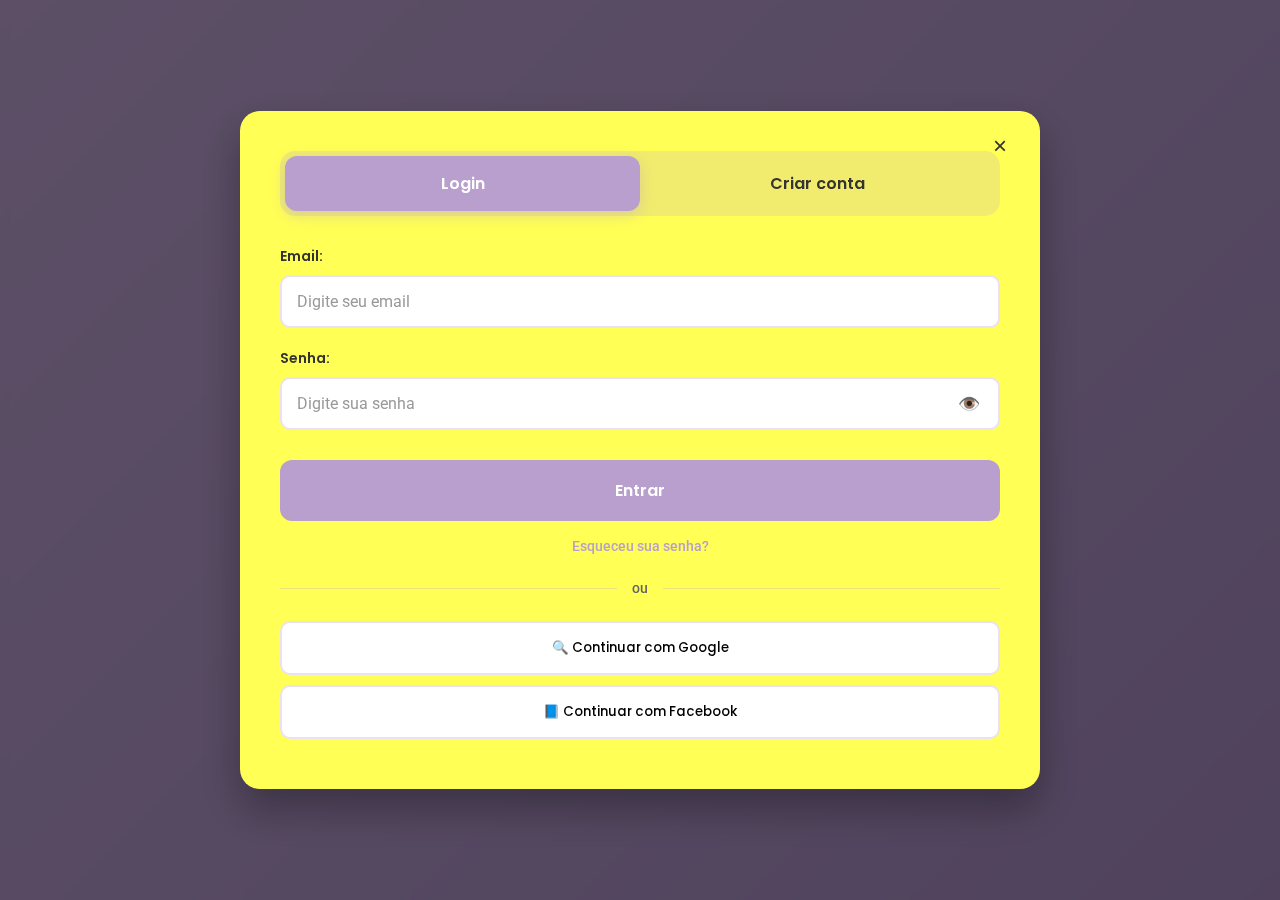
<file: modal.html>
<!DOCTYPE html>
<html lang="pt-BR">
<head>
    <meta charset="UTF-8">
    <meta name="viewport" content="width=device-width, initial-scale=1.0">
    <title>ExpoPet - Login Modal</title>
    <link href="https://fonts.googleapis.com/css2?family=Poppins:wght@400;500;600;700&family=Roboto:wght@300;400;500&display=swap" rel="stylesheet">
    <link rel="stylesheet" href="modal.css">
</head>
<body>
    <div class="demo-bg"></div>
    
    <!-- Modal Overlay -->
    <div class="modal-overlay" id="loginModal">
        <div class="modal-container">
            <!-- Close Button -->
            <button class="close-btn" onclick="closeModal()">&times;</button>
            
            <!-- Success Message -->
            <div class="success-message" id="successMessage">
                Conta criada com sucesso! Bem-vindo ao ExpoPet! 🐾
            </div>
            
            <!-- Tab Navigation -->
            <div class="tab-container">
                <button class="tab-btn active" onclick="switchTab('login')">Login</button>
                <button class="tab-btn" onclick="switchTab('register')">Criar conta</button>
            </div>
            
            <!-- Login Form -->
            <div class="tab-content active" id="login-content">
                <form onsubmit="handleLogin(event)">
                    <div class="form-group">
                        <label for="login-email">Email:</label>
                        <input type="email" id="login-email" placeholder="Digite seu email" required>
                    </div>
                    
                    <div class="form-group">
                        <label for="login-password">Senha:</label>
                        <div class="password-field">
                            <input type="password" id="login-password" placeholder="Digite sua senha" required>
                            <button type="button" class="password-toggle" onclick="togglePassword('login-password')">👁️</button>
                        </div>
                    </div>
                    
                    <button type="submit" class="submit-btn">Entrar</button>
                    
                    <div class="forgot-password">
                        <a href="#" onclick="showForgotPassword()">Esqueceu sua senha?</a>
                    </div>
                </form>
                
                <div class="divider">
                    <span>ou</span>
                </div>
                
                <button class="social-btn" onclick="socialLogin('google')">
                    🔍 Continuar com Google
                </button>
                
                <button class="social-btn" onclick="socialLogin('facebook')">
                    📘 Continuar com Facebook
                </button>
            </div>
            
            <!-- Register Form -->
            <div class="tab-content" id="register-content">
                <form onsubmit="handleRegister(event)">
                    <div class="form-group">
                        <label for="register-name">Nome:</label>
                        <input type="text" id="register-name" placeholder="Digite seu nome completo" required>
                    </div>
                    
                    <div class="form-group">
                        <label for="register-email">Email:</label>
                        <input type="email" id="register-email" placeholder="Digite seu email" required>
                    </div>
                    
                    <div class="form-group">
                        <label for="register-password">Senha:</label>
                        <div class="password-field">
                            <input type="password" id="register-password" placeholder="Mínimo 6 caracteres" required minlength="6">
                            <button type="button" class="password-toggle" onclick="togglePassword('register-password')">👁️</button>
                        </div>
                    </div>
                    
                    <div class="form-group">
                        <label for="confirm-password">Confirmar senha:</label>
                        <div class="password-field">
                            <input type="password" id="confirm-password" placeholder="Digite a senha novamente" required>
                            <button type="button" class="password-toggle" onclick="togglePassword('confirm-password')">👁️</button>
                        </div>
                    </div>
                    
                    <button type="submit" class="submit-btn">Criar conta</button>
                    
                    <div class="terms">
                        Ao criar uma conta, você concorda com nossos 
                        <a href="#" onclick="showTerms()">Termos de Uso</a> e 
                        <a href="#" onclick="showPrivacy()">Política de Privacidade</a>
                    </div>
                </form>
                
                <div class="divider">
                    <span>ou</span>
                </div>
                
                <button class="social-btn" onclick="socialLogin('google')">
                    🔍 Cadastrar com Google
                </button>
                
                <button class="social-btn" onclick="socialLogin('facebook')">
                    📘 Cadastrar com Facebook
                </button>
            </div>
        </div>
    </div>

    <script>

        //Close button
        function closeModal() {
        window.location.href = 'index.html';
        }
        
        // Tab switching functionality
        function switchTab(tabName) {
            // Remove active class from all tabs and contents
            document.querySelectorAll('.tab-btn').forEach(btn => btn.classList.remove('active'));
            document.querySelectorAll('.tab-content').forEach(content => content.classList.remove('active'));
            
            // Add active class to clicked tab and corresponding content
            event.target.classList.add('active');
            document.getElementById(tabName + '-content').classList.add('active');
            
            // Hide success message when switching tabs
            document.getElementById('successMessage').classList.remove('show');
        }

        // Password visibility toggle
        function togglePassword(inputId) {
            const input = document.getElementById(inputId);
            const button = input.nextElementSibling;
            
            if (input.type === 'password') {
                input.type = 'text';
                button.textContent = '🙈';
            } else {
                input.type = 'password';
                button.textContent = '👁️';
            }
        }

        // Handle login form submission
        function handleLogin(event) {
            event.preventDefault();
            
            const email = document.getElementById('login-email').value;
            const password = document.getElementById('login-password').value;
            
            // Simulate login process
            console.log('Login attempt:', { email, password });
            
            // Here you would typically send data to your backend
            // For demo purposes, we'll show a success message
            showSuccessMessage('Login realizado com sucesso! Redirecionando...');
            
            // Simulate redirect after 2 seconds
            setTimeout(() => {
                window.location.href = 'painel.html'; // Agora vai pro painel!
            }, 500);

        }

        // Handle register form submission
        function handleRegister(event) {
            event.preventDefault();
            
            const name = document.getElementById('register-name').value;
            const email = document.getElementById('register-email').value;
            const password = document.getElementById('register-password').value;
            const confirmPassword = document.getElementById('confirm-password').value;
            
            // Validate password confirmation
            if (password !== confirmPassword) {
                alert('As senhas não coincidem!');
                return;
            }
            
            // Simulate registration process
            console.log('Registration attempt:', { name, email, password });
            
            // Here you would typically send data to your backend
            // For demo purposes, we'll show a success message
            document.getElementById('successMessage').classList.add('show');
            
            // Clear form
            event.target.reset();

            // ADICIONADOOOO
            setTimeout(() => {
                window.location.href = 'painel.html'; // Vai pro painel também!
            }, 500);

        }

        // Social login functionality
        function socialLogin(provider) {
            console.log('Social login with:', provider);
            showSuccessMessage(`Conectando com ${provider}...`);
            
            // Here you would integrate with Google/Facebook OAuth
            // For demo purposes, simulate success
            setTimeout(() => {
                window.location.href = 'painel.html';
            }, 500);
        }

        // Show success message
        function showSuccessMessage(message) {
            const successDiv = document.getElementById('successMessage');
            successDiv.textContent = message;
            successDiv.classList.add('show');
        }

        // Forgot password functionality
        function showForgotPassword() {
            const email = prompt('Digite seu email para recuperar a senha:');
            if (email) {
                showSuccessMessage('Email de recuperação enviado! Verifique sua caixa de entrada.');
            }
        }

        // Show terms modal (placeholder)
        function showTerms() {
            alert('Termos de Uso serão exibidos aqui.');
        }

        // Show privacy policy modal (placeholder)
        function showPrivacy() {
            alert('Política de Privacidade será exibida aqui.');
        }

        // Close modal when clicking outside
        document.getElementById('loginModal').addEventListener('click', function(event) {
            if (event.target === this) {
                closeModal();
            }
        });

        // Close modal with Escape key
        document.addEventListener('keydown', function(event) {
            if (event.key === 'Escape') {
                closeModal();
            }
        });
    </script>
</body>
</html>
</file>
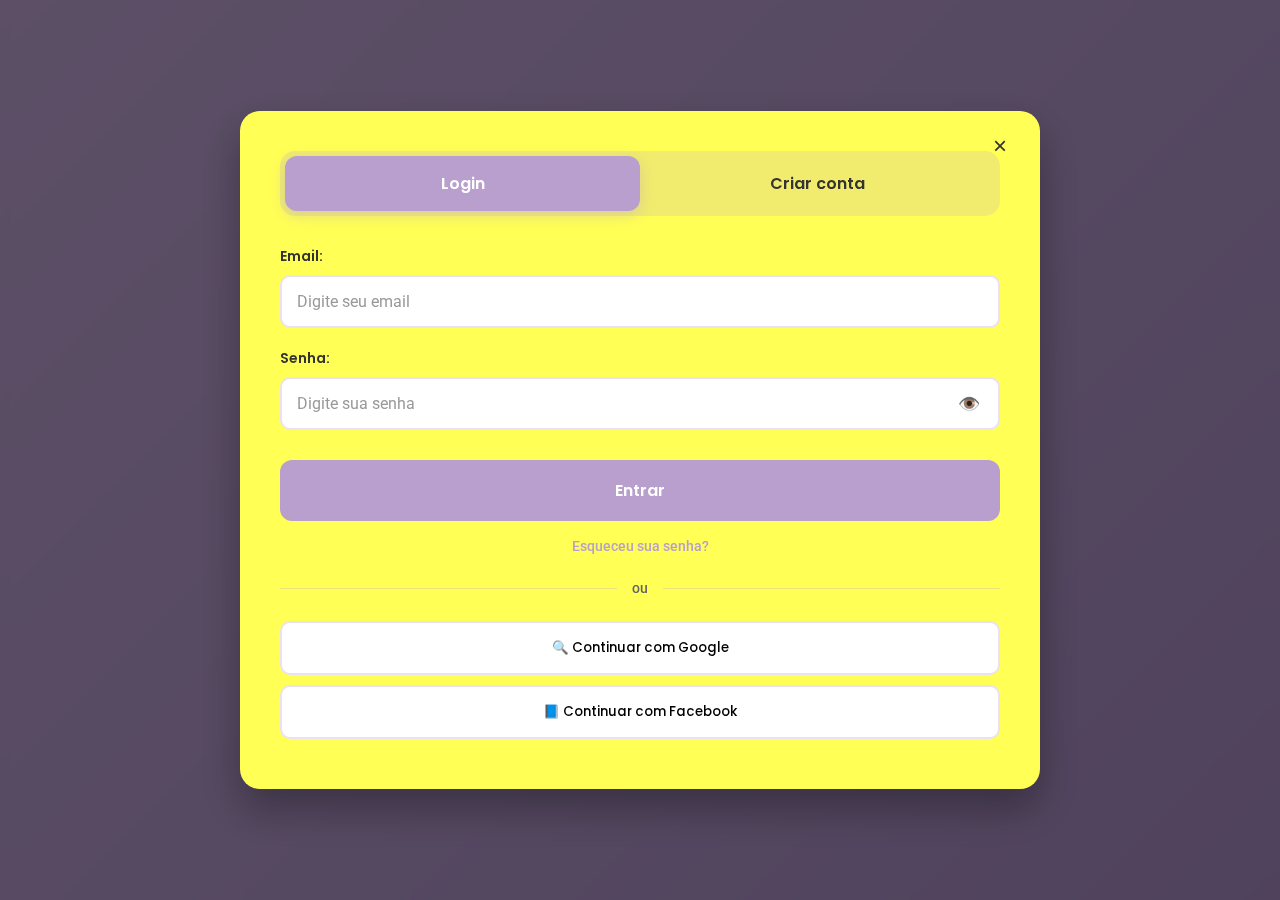
<file: html/modal.html>
<!DOCTYPE html>
<html lang="pt-BR">
<head>
    <meta charset="UTF-8">
    <meta name="viewport" content="width=device-width, initial-scale=1.0">
    <title>ExpoPet - Login Modal</title>
    <link href="https://fonts.googleapis.com/css2?family=Poppins:wght@400;500;600;700&family=Roboto:wght@300;400;500&display=swap" rel="stylesheet">
    <link rel="stylesheet" href="../css/modal.css">
</head>
<body>
    <div class="demo-bg"></div>
    
    <!-- Modal Overlay -->
    <div class="modal-overlay" id="loginModal">
        <div class="modal-container">
            <!-- Close Button -->
            <button class="close-btn" onclick="closeModal()">&times;</button>
            
            <!-- Success Message -->
            <div class="success-message" id="successMessage">
                Conta criada com sucesso! Bem-vindo ao ExpoPet! 🐾
            </div>
            
            <!-- Tab Navigation -->
            <div class="tab-container">
                <button class="tab-btn active" onclick="switchTab('login')">Login</button>
                <button class="tab-btn" onclick="switchTab('register')">Criar conta</button>
            </div>
            
            <!-- Login Form -->
            <div class="tab-content active" id="login-content">
                <form onsubmit="handleLogin(event)">
                    <div class="form-group">
                        <label for="login-email">Email:</label>
                        <input type="email" id="login-email" placeholder="Digite seu email" required>
                    </div>
                    
                    <div class="form-group">
                        <label for="login-password">Senha:</label>
                        <div class="password-field">
                            <input type="password" id="login-password" placeholder="Digite sua senha" required>
                            <button type="button" class="password-toggle" onclick="togglePassword('login-password')">👁️</button>
                        </div>
                    </div>
                    
                    <button type="submit" class="submit-btn">Entrar</button>
                    
                    <div class="forgot-password">
                        <a href="#" onclick="showForgotPassword()">Esqueceu sua senha?</a>
                    </div>
                </form>
                
                <div class="divider">
                    <span>ou</span>
                </div>
                
                <button class="social-btn" onclick="socialLogin('google')">
                    🔍 Continuar com Google
                </button>
                
                <button class="social-btn" onclick="socialLogin('facebook')">
                    📘 Continuar com Facebook
                </button>
            </div>
            
            <!-- Register Form -->
            <div class="tab-content" id="register-content">
                <form onsubmit="handleRegister(event)">
                    <div class="form-group">
                        <label for="register-name">Nome:</label>
                        <input type="text" id="register-name" placeholder="Digite seu nome completo" required>
                    </div>
                    
                    <div class="form-group">
                        <label for="register-email">Email:</label>
                        <input type="email" id="register-email" placeholder="Digite seu email" required>
                    </div>
                    
                    <div class="form-group">
                        <label for="register-password">Senha:</label>
                        <div class="password-field">
                            <input type="password" id="register-password" placeholder="Mínimo 6 caracteres" required minlength="6">
                            <button type="button" class="password-toggle" onclick="togglePassword('register-password')">👁️</button>
                        </div>
                    </div>
                    
                    <div class="form-group">
                        <label for="confirm-password">Confirmar senha:</label>
                        <div class="password-field">
                            <input type="password" id="confirm-password" placeholder="Digite a senha novamente" required>
                            <button type="button" class="password-toggle" onclick="togglePassword('confirm-password')">👁️</button>
                        </div>
                    </div>
                    
                    <button type="submit" class="submit-btn">Criar conta</button>
                    
                    <div class="terms">
                        Ao criar uma conta, você concorda com nossos 
                        <a href="#" onclick="showTerms()">Termos de Uso</a> e 
                        <a href="#" onclick="showPrivacy()">Política de Privacidade</a>
                    </div>
                </form>
                
                <div class="divider">
                    <span>ou</span>
                </div>
                
                <button class="social-btn" onclick="socialLogin('google')">
                    🔍 Cadastrar com Google
                </button>
                
                <button class="social-btn" onclick="socialLogin('facebook')">
                    📘 Cadastrar com Facebook
                </button>
            </div>
        </div>
    </div>

    <script>

        //Close button
        function closeModal() {
        window.location.href = 'index.html';
        }
        
        // Tab switching functionality
        function switchTab(tabName) {
            // Remove active class from all tabs and contents
            document.querySelectorAll('.tab-btn').forEach(btn => btn.classList.remove('active'));
            document.querySelectorAll('.tab-content').forEach(content => content.classList.remove('active'));
            
            // Add active class to clicked tab and corresponding content
            event.target.classList.add('active');
            document.getElementById(tabName + '-content').classList.add('active');
            
            // Hide success message when switching tabs
            document.getElementById('successMessage').classList.remove('show');
        }

        // Password visibility toggle
        function togglePassword(inputId) {
            const input = document.getElementById(inputId);
            const button = input.nextElementSibling;
            
            if (input.type === 'password') {
                input.type = 'text';
                button.textContent = '🙈';
            } else {
                input.type = 'password';
                button.textContent = '👁️';
            }
        }

        // Handle login form submission
        function handleLogin(event) {
            event.preventDefault();
            
            const email = document.getElementById('login-email').value;
            const password = document.getElementById('login-password').value;
            
            // Simulate login process
            console.log('Login attempt:', { email, password });
            
            // Here you would typically send data to your backend
            // For demo purposes, we'll show a success message
            showSuccessMessage('Login realizado com sucesso! Redirecionando...');
            
            // Simulate redirect after 2 seconds
            setTimeout(() => {
                window.location.href = 'painel.html'; // Agora vai pro painel!
            }, 500);

        }

        // Handle register form submission
        function handleRegister(event) {
            event.preventDefault();
            
            const name = document.getElementById('register-name').value;
            const email = document.getElementById('register-email').value;
            const password = document.getElementById('register-password').value;
            const confirmPassword = document.getElementById('confirm-password').value;
            
            // Validate password confirmation
            if (password !== confirmPassword) {
                alert('As senhas não coincidem!');
                return;
            }
            
            // Simulate registration process
            console.log('Registration attempt:', { name, email, password });
            
            // Here you would typically send data to your backend
            // For demo purposes, we'll show a success message
            document.getElementById('successMessage').classList.add('show');
            
            // Clear form
            event.target.reset();

            // ADICIONADOOOO
            setTimeout(() => {
                window.location.href = 'painel.html'; // Vai pro painel também!
            }, 500);

        }

        // Social login functionality
        function socialLogin(provider) {
            console.log('Social login with:', provider);
            showSuccessMessage(`Conectando com ${provider}...`);
            
            // Here you would integrate with Google/Facebook OAuth
            // For demo purposes, simulate success
            setTimeout(() => {
                window.location.href = 'painel.html';
            }, 500);
        }

        // Show success message
        function showSuccessMessage(message) {
            const successDiv = document.getElementById('successMessage');
            successDiv.textContent = message;
            successDiv.classList.add('show');
        }

        // Forgot password functionality
        function showForgotPassword() {
            const email = prompt('Digite seu email para recuperar a senha:');
            if (email) {
                showSuccessMessage('Email de recuperação enviado! Verifique sua caixa de entrada.');
            }
        }

        // Show terms modal (placeholder)
        function showTerms() {
            alert('Termos de Uso serão exibidos aqui.');
        }

        // Show privacy policy modal (placeholder)
        function showPrivacy() {
            alert('Política de Privacidade será exibida aqui.');
        }

        // Close modal when clicking outside
        document.getElementById('loginModal').addEventListener('click', function(event) {
            if (event.target === this) {
                closeModal();
            }
        });

        // Close modal with Escape key
        document.addEventListener('keydown', function(event) {
            if (event.key === 'Escape') {
                closeModal();
            }
        });
    </script>
</body>
</html>
</file>
<file: modal.css>
* {
            margin: 0;
            padding: 0;
            box-sizing: border-box;
        }

        body {
            font-family: 'Roboto', sans-serif;
            background: #b89fcd;
            min-height: 100vh;
            display: flex;
            align-items: center;
            justify-content: center;
            padding: 20px;
        }

        /* Modal Overlay */
        .modal-overlay {
            position: fixed;
            top: 0;
            left: 0;
            width: 100%;
            height: 100%;
            background: rgba(0, 0, 0, 0.5);
            display: flex;
            align-items: center;
            justify-content: center;
            z-index: 1000;
            backdrop-filter: blur(5px);
        }

        /* Modal Container */
        .modal-container {
            background: #ffff56;
            border-radius: 20px;
            padding: 40px;
            max-width: 800px;
            width: 90%;
            max-height: 90vh;
            overflow-y: auto;
            position: relative;
            box-shadow: 0 20px 40px rgba(0, 0, 0, 0.3);
            animation: modalAppear 0.3s ease-out;
        }

        @keyframes modalAppear {
            from {
                opacity: 0;
                transform: scale(0.9) translateY(-20px);
            }
            to {
                opacity: 1;
                transform: scale(1) translateY(0);
            }
        }

        /* Close Button */
        .close-btn {
            position: absolute;
            top: 15px;
            right: 20px;
            background: none;
            border: none;
            font-size: 24px;
            cursor: pointer;
            color: #333;
            width: 40px;
            height: 40px;
            border-radius: 50%;
            display: flex;
            align-items: center;
            justify-content: center;
            transition: all 0.3s ease;
        }

        .close-btn:hover {
            background: rgba(0, 0, 0, 0.1);
            transform: rotate(90deg);
        }

        /* Tab System */
        .tab-container {
            display: flex;
            margin-bottom: 30px;
            background: rgba(184, 159, 205, 0.2);
            border-radius: 15px;
            padding: 5px;
        }

        .tab-btn {
            flex: 1;
            padding: 15px 20px;
            background: transparent;
            border: none;
            border-radius: 12px;
            font-family: 'Poppins', sans-serif;
            font-weight: 600;
            font-size: 16px;
            cursor: pointer;
            transition: all 0.3s ease;
            color: #333;
        }

        .tab-btn.active {
            background: #b89fcd;
            color: white;
            box-shadow: 0 4px 15px rgba(184, 159, 205, 0.4);
        }

        .tab-btn:hover:not(.active) {
            background: rgba(184, 159, 205, 0.3);
        }

        /* Form Content */
        .tab-content {
            display: none;
        }

        .tab-content.active {
            display: block;
            animation: fadeIn 0.3s ease-in;
        }

        @keyframes fadeIn {
            from { opacity: 0; transform: translateY(10px); }
            to { opacity: 1; transform: translateY(0); }
        }

        /* Form Groups */
        .form-group {
            margin-bottom: 20px;
        }

        .form-group label {
            display: block;
            font-family: 'Poppins', sans-serif;
            font-weight: 600;
            font-size: 14px;
            color: #333;
            margin-bottom: 8px;
        }

        .form-group input {
            width: 100%;
            padding: 15px;
            border: 2px solid rgba(184, 159, 205, 0.3);
            border-radius: 10px;
            font-size: 16px;
            font-family: 'Roboto', sans-serif;
            transition: all 0.3s ease;
            background: white;
        }

        .form-group input:focus {
            outline: none;
            border-color: #b89fcd;
            box-shadow: 0 0 0 3px rgba(184, 159, 205, 0.2);
        }

        .form-group input::placeholder {
            color: #999;
        }

        /* Password Field with Toggle */
        .password-field {
            position: relative;
        }

        .password-toggle {
            position: absolute;
            right: 15px;
            top: 50%;
            transform: translateY(-50%);
            background: none;
            border: none;
            cursor: pointer;
            color: #666;
            font-size: 18px;
            padding: 5px;
            border-radius: 50%;
            transition: all 0.3s ease;
        }

        .password-toggle:hover {
            background: rgba(184, 159, 205, 0.2);
            color: #b89fcd;
        }

        /* Submit Buttons */
        .submit-btn {
            width: 100%;
            padding: 18px;
            background: #b89fcd;
            color: white;
            border: none;
            border-radius: 12px;
            font-family: 'Poppins', sans-serif;
            font-weight: 600;
            font-size: 16px;
            cursor: pointer;
            transition: all 0.3s ease;
            margin-top: 10px;
        }

        .submit-btn:hover {
            background: #a085ba;
            transform: translateY(-2px);
            box-shadow: 0 6px 20px rgba(184, 159, 205, 0.4);
        }

        .submit-btn:active {
            transform: translateY(0);
        }

        /* Divider */
        .divider {
            display: flex;
            align-items: center;
            margin: 25px 0;
            color: #666;
            font-size: 14px;
        }

        .divider::before,
        .divider::after {
            content: '';
            flex: 1;
            height: 1px;
            background: rgba(184, 159, 205, 0.3);
        }

        .divider span {
            padding: 0 15px;
            font-weight: 500;
        }

        /* Social Login Buttons */
        .social-btn {
            width: 100%;
            padding: 15px;
            border: 2px solid rgba(184, 159, 205, 0.3);
            background: white;
            border-radius: 10px;
            font-family: 'Poppins', sans-serif;
            font-weight: 500;
            cursor: pointer;
            transition: all 0.3s ease;
            margin-bottom: 10px;
            display: flex;
            align-items: center;
            justify-content: center;
            gap: 10px;
        }

        .social-btn:hover {
            border-color: #b89fcd;
            background: rgba(184, 159, 205, 0.05);
        }

        /* Forgot Password Link */
        .forgot-password {
            text-align: center;
            margin-top: 15px;
        }

        .forgot-password a {
            color: #b89fcd;
            text-decoration: none;
            font-weight: 500;
            font-size: 14px;
        }

        .forgot-password a:hover {
            text-decoration: underline;
        }

        /* Terms and Conditions */
        .terms {
            margin-top: 20px;
            font-size: 12px;
            color: #666;
            text-align: center;
            line-height: 1.4;
        }

        .terms a {
            color: #b89fcd;
            text-decoration: none;
        }

        .terms a:hover {
            text-decoration: underline;
        }

        /* Responsive Design */
        @media (max-width: 768px) {
            .modal-container {
                padding: 25px;
                margin: 10px;
                width: calc(100% - 20px);
            }

            .tab-btn {
                padding: 12px 15px;
                font-size: 14px;
            }

            body {
                padding: 10px;
            }
        }

        @media (max-width: 480px) {
            .modal-container {
                padding: 20px;
            }

            .tab-container {
                flex-direction: column;
                gap: 5px;
            }

            .tab-btn {
                padding: 15px;
            }
        }

        /* Demo Background */
        .demo-bg {
            position: fixed;
            top: 0;
            left: 0;
            width: 100%;
            height: 100%;
            background: linear-gradient(135deg, #b89fcd 0%, #a085ba 100%);
            z-index: -1;
        }

        /* Success Message */
        .success-message {
            background: #90fca7;
            color: #2d5016;
            padding: 15px;
            border-radius: 10px;
            margin-bottom: 20px;
            text-align: center;
            font-weight: 500;
            display: none;
        }

        .success-message.show {
            display: block;
            animation: slideDown 0.3s ease-out;
        }

        @keyframes slideDown {
            from {
                opacity: 0;
                transform: translateY(-10px);
            }
            to {
                opacity: 1;
                transform: translateY(0);
            }
        }
</file>
<file: css/modal.css>
* {
            margin: 0;
            padding: 0;
            box-sizing: border-box;
        }

        body {
            font-family: 'Roboto', sans-serif;
            background: #b89fcd;
            min-height: 100vh;
            display: flex;
            align-items: center;
            justify-content: center;
            padding: 20px;
        }

        /* Modal Overlay */
        .modal-overlay {
            position: fixed;
            top: 0;
            left: 0;
            width: 100%;
            height: 100%;
            background: rgba(0, 0, 0, 0.5);
            display: flex;
            align-items: center;
            justify-content: center;
            z-index: 1000;
            backdrop-filter: blur(5px);
        }

        /* Modal Container */
        .modal-container {
            background: #ffff56;
            border-radius: 20px;
            padding: 40px;
            max-width: 800px;
            width: 90%;
            max-height: 90vh;
            overflow-y: auto;
            position: relative;
            box-shadow: 0 20px 40px rgba(0, 0, 0, 0.3);
            animation: modalAppear 0.3s ease-out;
        }

        @keyframes modalAppear {
            from {
                opacity: 0;
                transform: scale(0.9) translateY(-20px);
            }
            to {
                opacity: 1;
                transform: scale(1) translateY(0);
            }
        }

        /* Close Button */
        .close-btn {
            position: absolute;
            top: 15px;
            right: 20px;
            background: none;
            border: none;
            font-size: 24px;
            cursor: pointer;
            color: #333;
            width: 40px;
            height: 40px;
            border-radius: 50%;
            display: flex;
            align-items: center;
            justify-content: center;
            transition: all 0.3s ease;
        }

        .close-btn:hover {
            background: rgba(0, 0, 0, 0.1);
            transform: rotate(90deg);
        }

        /* Tab System */
        .tab-container {
            display: flex;
            margin-bottom: 30px;
            background: rgba(184, 159, 205, 0.2);
            border-radius: 15px;
            padding: 5px;
        }

        .tab-btn {
            flex: 1;
            padding: 15px 20px;
            background: transparent;
            border: none;
            border-radius: 12px;
            font-family: 'Poppins', sans-serif;
            font-weight: 600;
            font-size: 16px;
            cursor: pointer;
            transition: all 0.3s ease;
            color: #333;
        }

        .tab-btn.active {
            background: #b89fcd;
            color: white;
            box-shadow: 0 4px 15px rgba(184, 159, 205, 0.4);
        }

        .tab-btn:hover:not(.active) {
            background: rgba(184, 159, 205, 0.3);
        }

        /* Form Content */
        .tab-content {
            display: none;
        }

        .tab-content.active {
            display: block;
            animation: fadeIn 0.3s ease-in;
        }

        @keyframes fadeIn {
            from { opacity: 0; transform: translateY(10px); }
            to { opacity: 1; transform: translateY(0); }
        }

        /* Form Groups */
        .form-group {
            margin-bottom: 20px;
        }

        .form-group label {
            display: block;
            font-family: 'Poppins', sans-serif;
            font-weight: 600;
            font-size: 14px;
            color: #333;
            margin-bottom: 8px;
        }

        .form-group input {
            width: 100%;
            padding: 15px;
            border: 2px solid rgba(184, 159, 205, 0.3);
            border-radius: 10px;
            font-size: 16px;
            font-family: 'Roboto', sans-serif;
            transition: all 0.3s ease;
            background: white;
        }

        .form-group input:focus {
            outline: none;
            border-color: #b89fcd;
            box-shadow: 0 0 0 3px rgba(184, 159, 205, 0.2);
        }

        .form-group input::placeholder {
            color: #999;
        }

        /* Password Field with Toggle */
        .password-field {
            position: relative;
        }

        .password-toggle {
            position: absolute;
            right: 15px;
            top: 50%;
            transform: translateY(-50%);
            background: none;
            border: none;
            cursor: pointer;
            color: #666;
            font-size: 18px;
            padding: 5px;
            border-radius: 50%;
            transition: all 0.3s ease;
        }

        .password-toggle:hover {
            background: rgba(184, 159, 205, 0.2);
            color: #b89fcd;
        }

        /* Submit Buttons */
        .submit-btn {
            width: 100%;
            padding: 18px;
            background: #b89fcd;
            color: white;
            border: none;
            border-radius: 12px;
            font-family: 'Poppins', sans-serif;
            font-weight: 600;
            font-size: 16px;
            cursor: pointer;
            transition: all 0.3s ease;
            margin-top: 10px;
        }

        .submit-btn:hover {
            background: #a085ba;
            transform: translateY(-2px);
            box-shadow: 0 6px 20px rgba(184, 159, 205, 0.4);
        }

        .submit-btn:active {
            transform: translateY(0);
        }

        /* Divider */
        .divider {
            display: flex;
            align-items: center;
            margin: 25px 0;
            color: #666;
            font-size: 14px;
        }

        .divider::before,
        .divider::after {
            content: '';
            flex: 1;
            height: 1px;
            background: rgba(184, 159, 205, 0.3);
        }

        .divider span {
            padding: 0 15px;
            font-weight: 500;
        }

        /* Social Login Buttons */
        .social-btn {
            width: 100%;
            padding: 15px;
            border: 2px solid rgba(184, 159, 205, 0.3);
            background: white;
            border-radius: 10px;
            font-family: 'Poppins', sans-serif;
            font-weight: 500;
            cursor: pointer;
            transition: all 0.3s ease;
            margin-bottom: 10px;
            display: flex;
            align-items: center;
            justify-content: center;
            gap: 10px;
        }

        .social-btn:hover {
            border-color: #b89fcd;
            background: rgba(184, 159, 205, 0.05);
        }

        /* Forgot Password Link */
        .forgot-password {
            text-align: center;
            margin-top: 15px;
        }

        .forgot-password a {
            color: #b89fcd;
            text-decoration: none;
            font-weight: 500;
            font-size: 14px;
        }

        .forgot-password a:hover {
            text-decoration: underline;
        }

        /* Terms and Conditions */
        .terms {
            margin-top: 20px;
            font-size: 12px;
            color: #666;
            text-align: center;
            line-height: 1.4;
        }

        .terms a {
            color: #b89fcd;
            text-decoration: none;
        }

        .terms a:hover {
            text-decoration: underline;
        }

        /* Responsive Design */
        @media (max-width: 768px) {
            .modal-container {
                padding: 25px;
                margin: 10px;
                width: calc(100% - 20px);
            }

            .tab-btn {
                padding: 12px 15px;
                font-size: 14px;
            }

            body {
                padding: 10px;
            }
        }

        @media (max-width: 480px) {
            .modal-container {
                padding: 20px;
            }

            .tab-container {
                flex-direction: column;
                gap: 5px;
            }

            .tab-btn {
                padding: 15px;
            }
        }

        /* Demo Background */
        .demo-bg {
            position: fixed;
            top: 0;
            left: 0;
            width: 100%;
            height: 100%;
            background: linear-gradient(135deg, #b89fcd 0%, #a085ba 100%);
            z-index: -1;
        }

        /* Success Message */
        .success-message {
            background: #90fca7;
            color: #2d5016;
            padding: 15px;
            border-radius: 10px;
            margin-bottom: 20px;
            text-align: center;
            font-weight: 500;
            display: none;
        }

        .success-message.show {
            display: block;
            animation: slideDown 0.3s ease-out;
        }

        @keyframes slideDown {
            from {
                opacity: 0;
                transform: translateY(-10px);
            }
            to {
                opacity: 1;
                transform: translateY(0);
            }
        }
</file>
